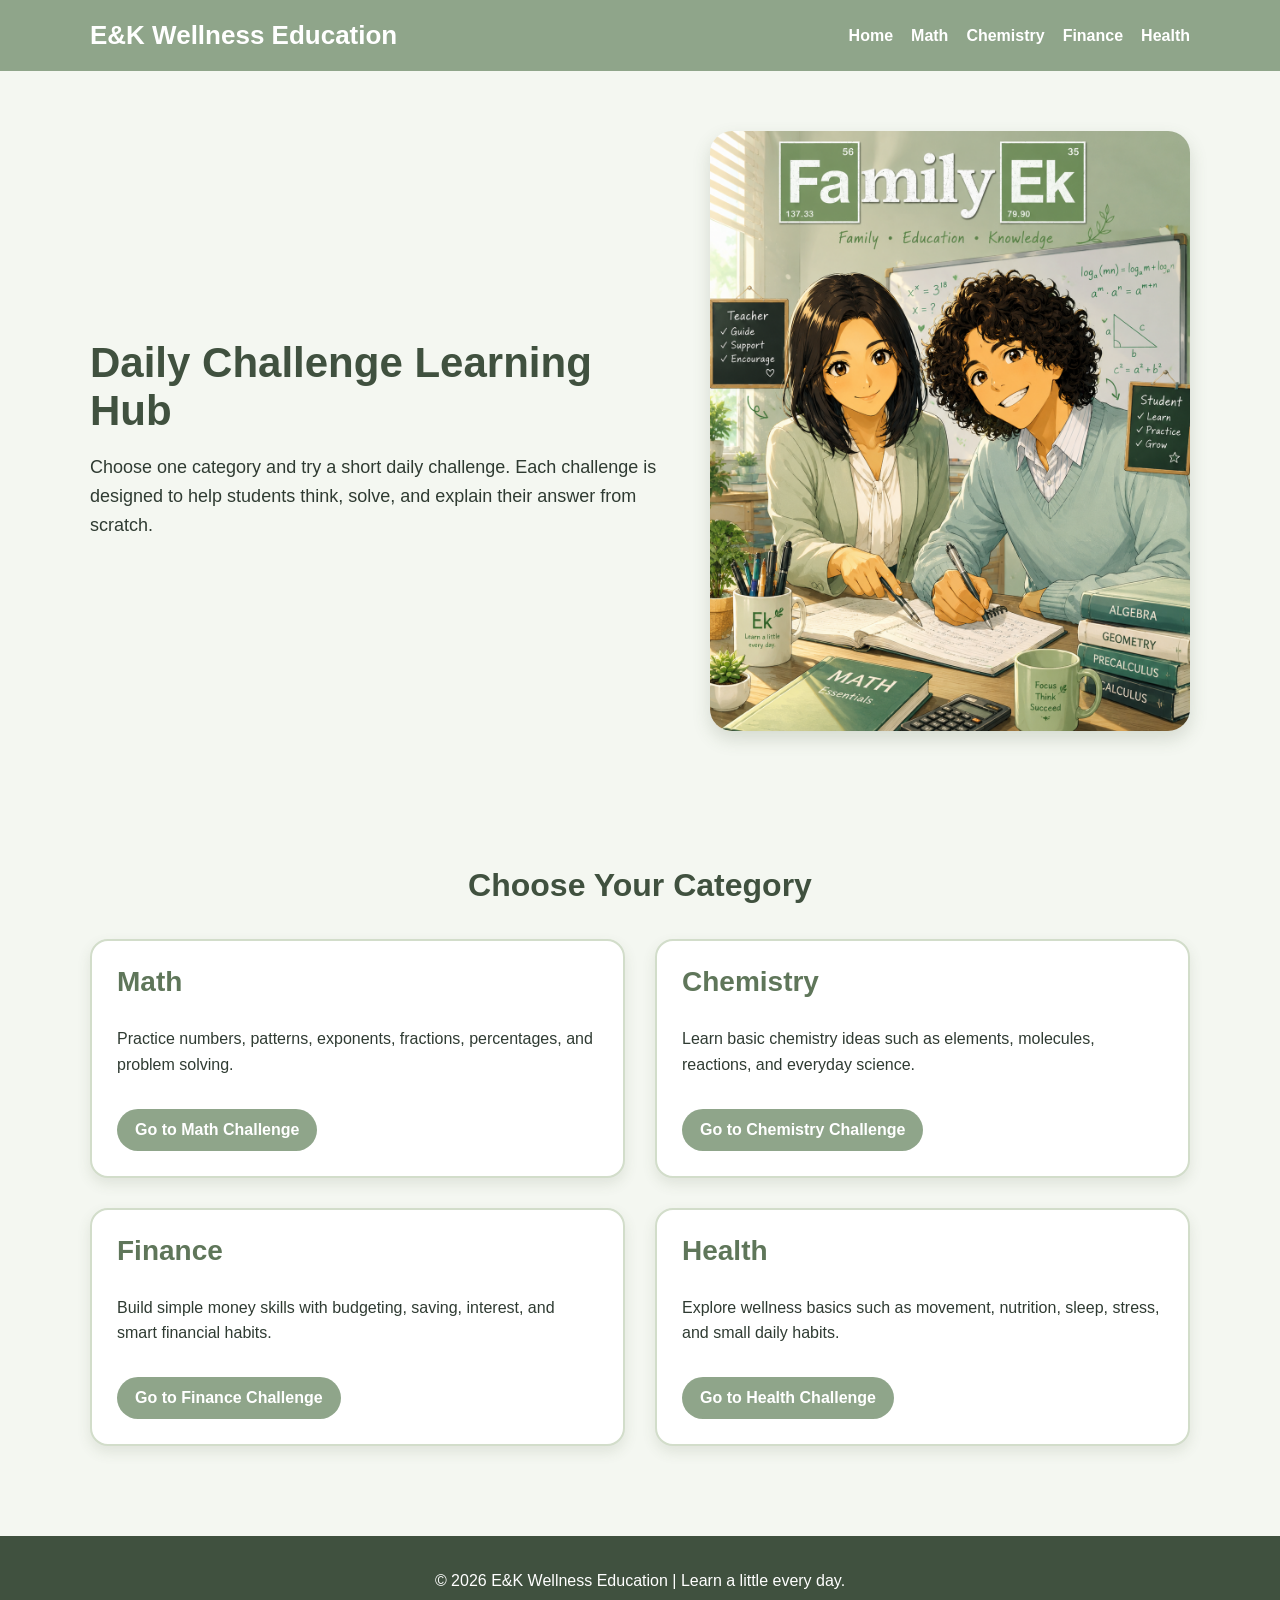
<file: index.html>
<!DOCTYPE html>
<html lang="en">
<head>
  <meta charset="UTF-8">
  <meta name="viewport" content="width=device-width, initial-scale=1.0">
  <title>E&K Wellness Education</title>
  <link rel="stylesheet" href="style.css">
</head>

<body>

  <header>
    <nav>
      <h1>E&K Wellness Education</h1>

      <ul>
        <li><a href="index.html">Home</a></li>
        <li><a href="math.html">Math</a></li>
        <li><a href="chemistry.html">Chemistry</a></li>
        <li><a href="finance.html">Finance</a></li>
        <li><a href="health.html">Health</a></li>
      </ul>
    </nav>
  </header>

  <main>

    <section class="hero">
  <div class="hero-text">
    <h2>Daily Challenge Learning Hub</h2>
    <p>
      Choose one category and try a short daily challenge.
      Each challenge is designed to help students think, solve, and explain
      their answer from scratch.
    </p>
  </div>

  <img src="image.ek.png" alt="E&K Wellness Education math teacher and student" class="hero-image">
</section>
    <section class="category-section">
      <h2>Choose Your Category</h2>

      <div class="card-container">

        <article class="category-card">
          <h3>Math</h3>
          <p>
            Practice numbers, patterns, exponents, fractions, percentages,
            and problem solving.
          </p>
          <a href="math.html" class="button">Go to Math Challenge</a>
        </article>

        <article class="category-card">
          <h3>Chemistry</h3>
          <p>
            Learn basic chemistry ideas such as elements, molecules,
            reactions, and everyday science.
          </p>
          <a href="chemistry.html" class="button">Go to Chemistry Challenge</a>
        </article>

        <article class="category-card">
          <h3>Finance</h3>
          <p>
            Build simple money skills with budgeting, saving, interest,
            and smart financial habits.
          </p>
          <a href="finance.html" class="button">Go to Finance Challenge</a>
        </article>

        <article class="category-card">
          <h3>Health</h3>
          <p>
            Explore wellness basics such as movement, nutrition, sleep,
            stress, and small daily habits.
          </p>
          <a href="health.html" class="button">Go to Health Challenge</a>
        </article>

      </div>
    </section>

  </main>

  <footer>
    <p>&copy; 2026 E&K Wellness Education | Learn a little every day.</p>
  </footer>

</body>
</html>
</file>
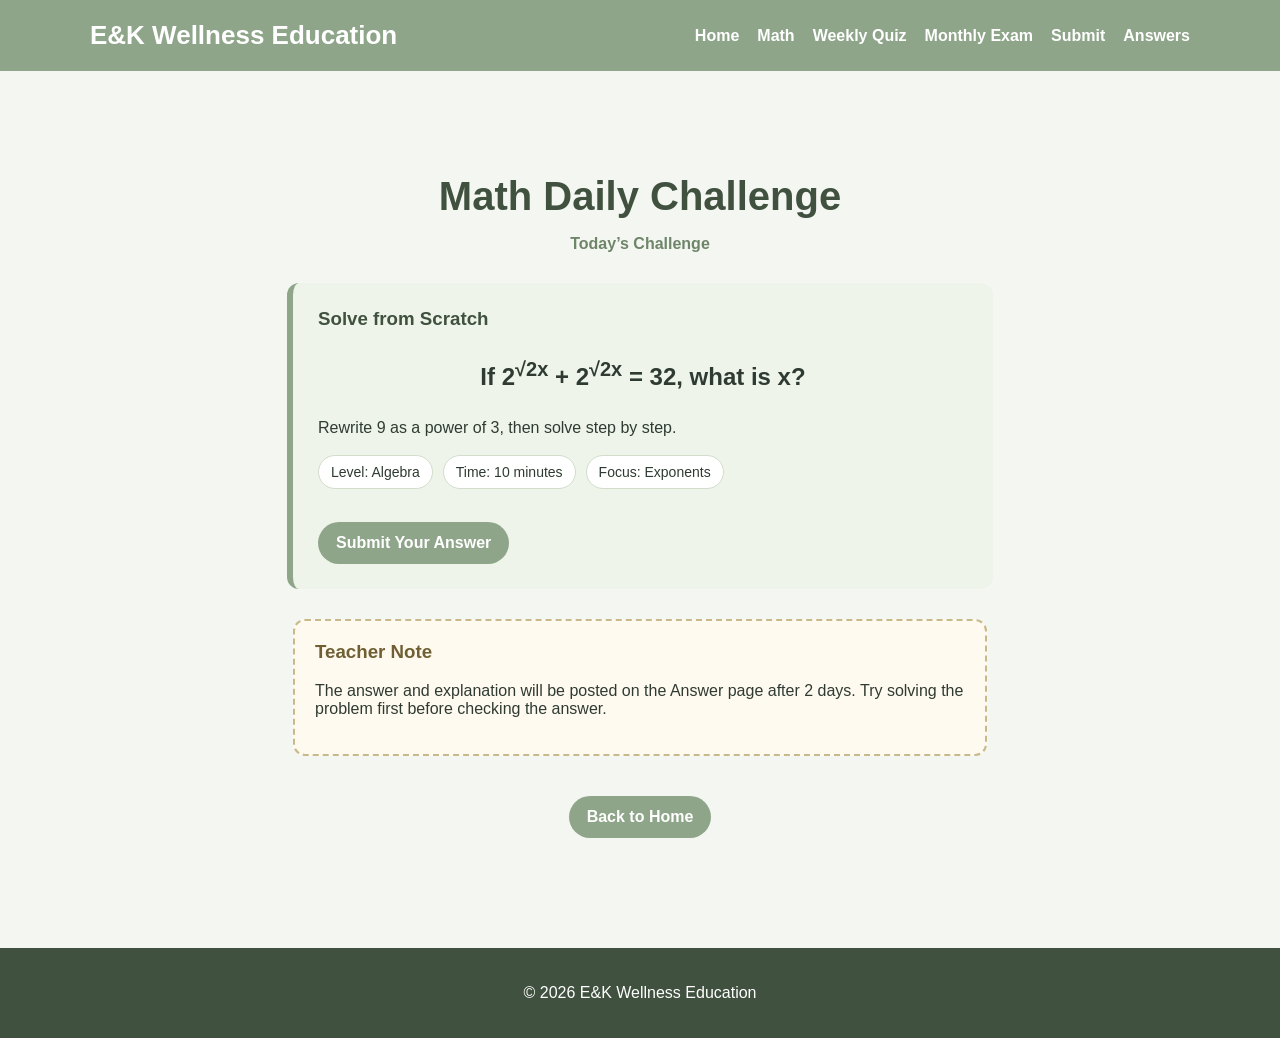
<file: math.html>
<!DOCTYPE html>
<html lang="en">
<head>
  <meta charset="UTF-8">
  <meta name="viewport" content="width=device-width, initial-scale=1.0">
  <title>Math Daily Challenge</title>
  <link rel="stylesheet" href="style.css">
</head>

<body>

  <header>
    <nav>
      <h1>E&K Wellness Education</h1>

      <ul>
        <li><a href="index.html">Home</a></li>
        <li><a href="math.html">Math</a></li>
        <li><a href="weekly-quiz.html">Weekly Quiz</a></li>
        <li><a href="monthly-exam.html">Monthly Exam</a></li>
        <li><a href="submit.html">Submit</a></li>
        <li><a href="answer.html">Answers</a></li>
      </ul>
    </nav>
  </header>

  <main>

    <section class="challenge-page">
      <h2>Math Daily Challenge</h2>
      <p class="date-text" id="date-text">Today’s Challenge</p>

      <div class="quiz-box large-quiz">
        <h3 id="challenge-title">Loading...</h3>

        <p class="math-question" id="math-question">
          Loading today's question...
        </p>

        <p id="instruction-text">
          Please wait while the challenge loads.
        </p>

        <div class="info-row">
          <span id="level-text">Level:</span>
          <span id="time-text">Time:</span>
          <span id="focus-text">Focus:</span>
        </div>

        <a href="submit.html" class="submit-button">Submit Your Answer</a>
      </div>

      <div class="teacher-note visible-note">
        <h3>Teacher Note</h3>
        <p id="teacher-note">
          The answer and explanation will be posted on the Answer page after 2 days.
        </p>
      </div>

      <a href="index.html" class="button">Back to Home</a>
    </section>

  </main>

  <footer>
    <p>&copy; 2026 E&K Wellness Education</p>
  </footer>

  <script>
    fetch("math-questions.json")
      .then(function(response) {
        return response.json();
      })
      .then(function(questions) {
        const today = new Date().toISOString().split("T")[0];

        let todayQuestion = questions.find(function(item) {
          return item.date === today;
        });

        if (!todayQuestion) {
          todayQuestion = questions[questions.length - 1];
        }

        document.getElementById("date-text").textContent = todayQuestion.dateLabel;
        document.getElementById("challenge-title").textContent = todayQuestion.title;
        document.getElementById("math-question").innerHTML = todayQuestion.questionHtml;
        document.getElementById("instruction-text").innerHTML = todayQuestion.instructionHtml;
        document.getElementById("level-text").textContent = "Level: " + todayQuestion.level;
        document.getElementById("time-text").textContent = "Time: " + todayQuestion.time;
        document.getElementById("focus-text").textContent = "Focus: " + todayQuestion.focus;
        document.getElementById("teacher-note").textContent = todayQuestion.teacherNote;
      })
      .catch(function(error) {
        document.getElementById("challenge-title").textContent = "Challenge Not Available";
        document.getElementById("math-question").textContent = "The math challenge could not be loaded.";
        document.getElementById("instruction-text").textContent = "Please check that math-questions.json is in the same folder as math.html.";
        console.error("Error loading math question:", error);
      });
  </script>

</body>
</html>
</file>
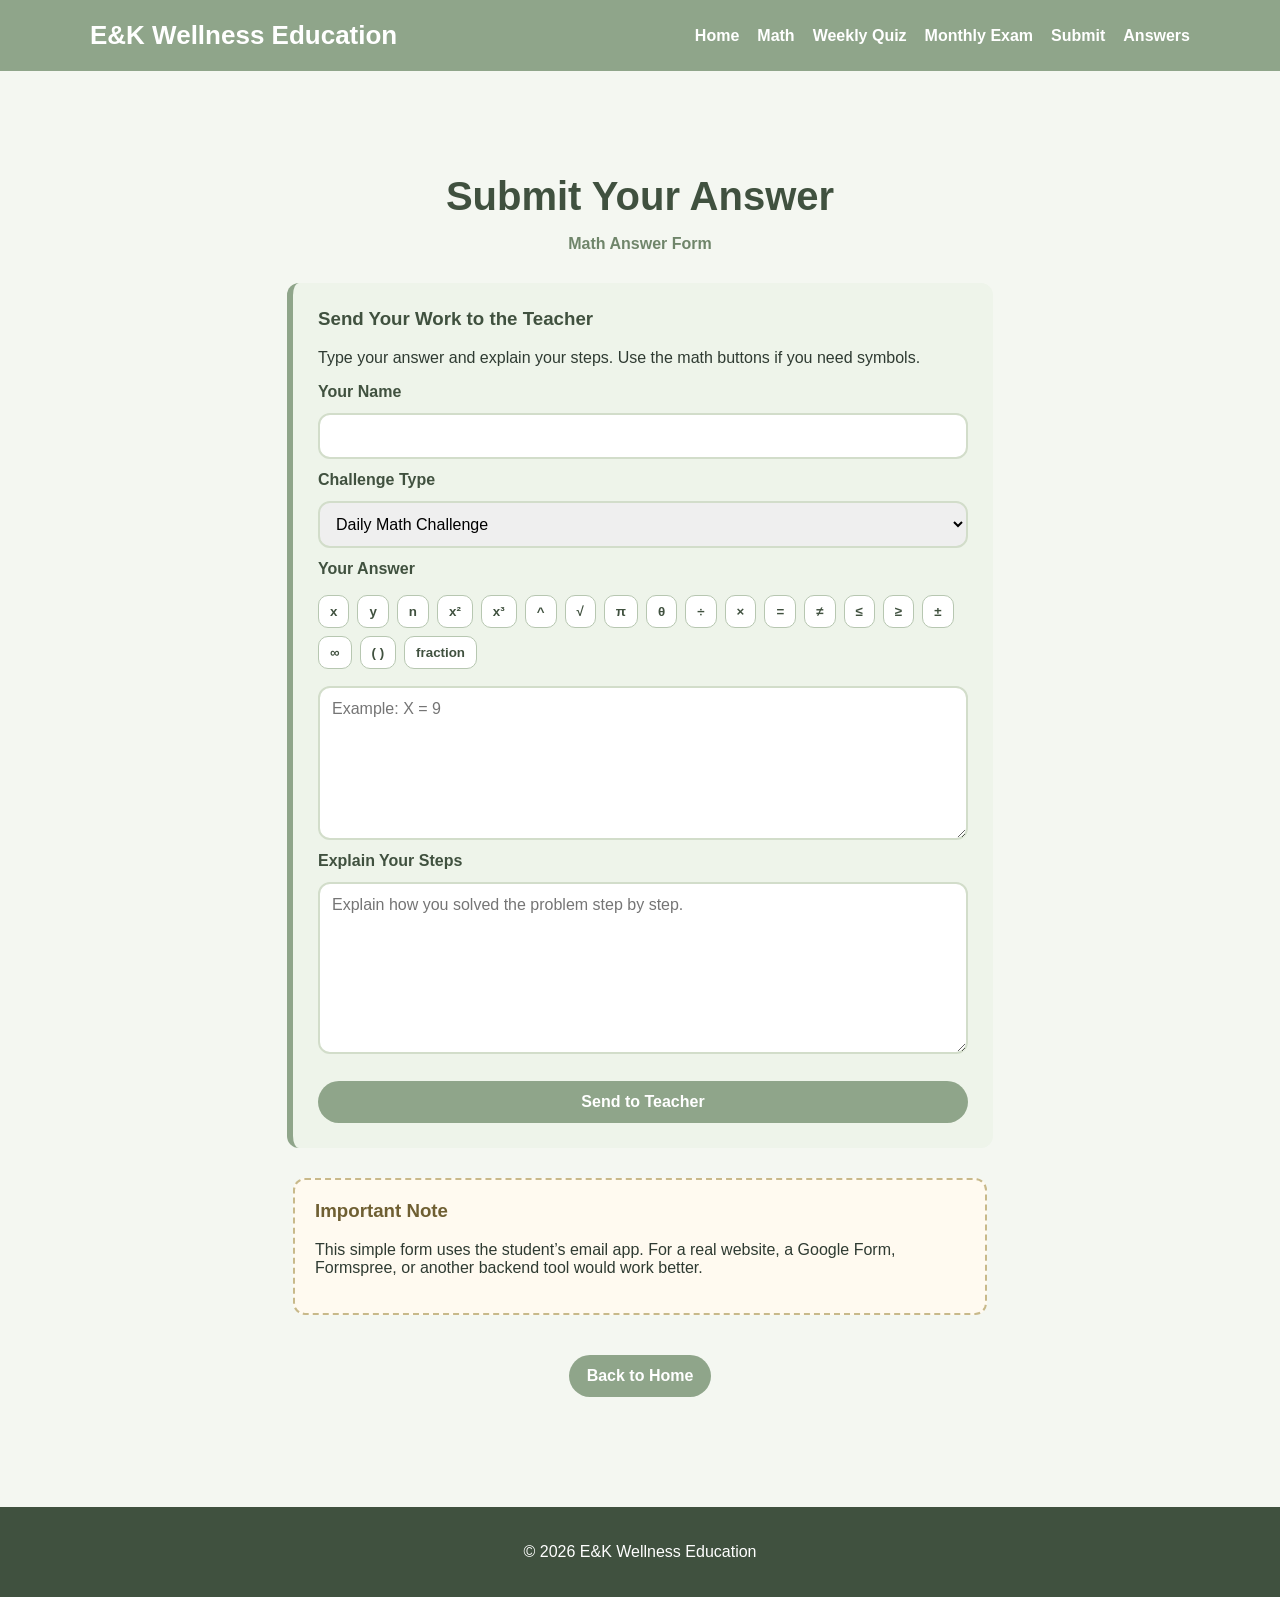
<file: submit.html>
<!DOCTYPE html>
<html lang="en">
<head>
  <meta charset="UTF-8">
  <meta name="viewport" content="width=device-width, initial-scale=1.0">
  <title>Submit Answer</title>
  <link rel="stylesheet" href="style.css">
</head>

<body>

  <header>
    <nav>
      <h1>E&K Wellness Education</h1>

      <ul>
        <li><a href="index.html">Home</a></li>
        <li><a href="math.html">Math</a></li>
        <li><a href="weekly-quiz.html">Weekly Quiz</a></li>
        <li><a href="monthly-exam.html">Monthly Exam</a></li>
        <li><a href="submit.html">Submit</a></li>
        <li><a href="answer.html">Answers</a></li>
      </ul>
    </nav>
  </header>

  <main>

    <section class="challenge-page">
      <h2>Submit Your Answer</h2>
      <p class="date-text">Math Answer Form</p>

      <div class="quiz-box large-quiz">
        <h3>Send Your Work to the Teacher</h3>
        <p>
          Type your answer and explain your steps. Use the math buttons if you need symbols.
        </p>

        <!-- Change teacher@example.com to the real teacher email. -->
        <form action="mailto:yurerisumoko@gmail.com" method="post" enctype="text/plain">
          <label for="student-name">Your Name</label>
          <input type="text" id="student-name" name="Student Name" required>

          <label for="challenge-type">Challenge Type</label>
          <select id="challenge-type" name="Challenge Type">
            <option value="Daily Math Challenge">Daily Math Challenge</option>
            <option value="Weekly Math Quiz">Weekly Math Quiz</option>
            <option value="Monthly Math Exam">Monthly Math Exam</option>
          </select>

          <label for="answer">Your Answer</label>
          <div class="symbol-buttons">
            <button type="button" onclick="insertSymbol('x')">x</button>
            <button type="button" onclick="insertSymbol('y')">y</button>
            <button type="button" onclick="insertSymbol('n')">n</button>
            <button type="button" onclick="insertSymbol('²')">x²</button>
            <button type="button" onclick="insertSymbol('³')">x³</button>
            <button type="button" onclick="insertSymbol('^')">^</button>
            <button type="button" onclick="insertSymbol('√')">√</button>
            <button type="button" onclick="insertSymbol('π')">π</button>
            <button type="button" onclick="insertSymbol('θ')">θ</button>
            <button type="button" onclick="insertSymbol('÷')">÷</button>
            <button type="button" onclick="insertSymbol('×')">×</button>
            <button type="button" onclick="insertSymbol('=')">=</button>
            <button type="button" onclick="insertSymbol('≠')">≠</button>
            <button type="button" onclick="insertSymbol('≤')">≤</button>
            <button type="button" onclick="insertSymbol('≥')">≥</button>
            <button type="button" onclick="insertSymbol('±')">±</button>
            <button type="button" onclick="insertSymbol('∞')">∞</button>
            <button type="button" onclick="insertSymbol('( )')">( )</button>
            <button type="button" onclick="insertSymbol(' / ')">fraction</button>
          </div>

          <textarea id="answer" name="Answer" rows="7" placeholder="Example: X = 9" required></textarea>

          <label for="steps">Explain Your Steps</label>
          <textarea id="steps" name="Steps" rows="8" placeholder="Explain how you solved the problem step by step." required></textarea>

          <button type="submit" class="submit-button">Send to Teacher</button>
        </form>
      </div>

      <div class="teacher-note visible-note">
        <h3>Important Note</h3>
        <p>
          This simple form uses the student’s email app. For a real website, a Google Form, Formspree, or another backend tool would work better.
        </p>
      </div>

      <a href="index.html" class="button">Back to Home</a>
    </section>

  </main>

  <footer>
    <p>&copy; 2026 E&K Wellness Education</p>
  </footer>

  <script>
    let activeBox = document.getElementById("answer");

    document.getElementById("answer").addEventListener("focus", function() {
      activeBox = this;
    });

    document.getElementById("steps").addEventListener("focus", function() {
      activeBox = this;
    });

    function insertSymbol(symbol) {
      activeBox.value += symbol;
      activeBox.focus();
    }
  </script>

</body>
</html>
</file>
<file: style.css>
body {
  margin: 0;
  font-family: Arial, Helvetica, sans-serif;
  background-color: #f4f7f1;
  color: #2f3b32;
}

header {
  background-color: #8fa58a;
  padding: 20px;
}

nav {
  max-width: 1100px;
  margin: 0 auto;
  display: flex;
  justify-content: space-between;
  align-items: center;
}

nav h1 {
  margin: 0;
  color: white;
  font-size: 26px;
}

nav ul {
  list-style-type: none;
  padding: 0;
  margin: 0;
  display: flex;
  gap: 18px;
}

nav a {
  color: white;
  text-decoration: none;
  font-weight: bold;
}

nav a:hover {
  color: #edf5e8;
  text-decoration: underline;
}

.hero {
  max-width: 1100px;
  margin: 0 auto;
  padding: 60px 20px;
  display: flex;
  align-items: center;
  gap: 35px;
}

.hero-text {
  flex: 1;
}

.small-label {
  color: #6f856a;
  font-weight: bold;
  letter-spacing: 1px;
  text-transform: uppercase;
}

.hero h2 {
  font-size: 42px;
  margin-bottom: 15px;
  color: #40513f;
}

.hero p {
  font-size: 18px;
  line-height: 1.6;
}

.hero-image {
  width: 45%;
  max-width: 480px;
  border-radius: 22px;
  box-shadow: 0 8px 18px rgba(70, 90, 60, 0.18);
}

.category-section,
.coming-section {
  max-width: 1100px;
  margin: 0 auto;
  padding: 50px 20px;
}

.category-section h2,
.coming-section h2 {
  text-align: center;
  font-size: 32px;
  color: #40513f;
  margin-bottom: 35px;
}

.coming-section {
  text-align: center;
  background-color: #eef4ea;
  border-radius: 18px;
  margin-bottom: 40px;
}

.card-container {
  display: grid;
  grid-template-columns: repeat(2, 1fr);
  gap: 30px;
}

.category-card {
  background-color: white;
  border: 2px solid #d2ddca;
  border-radius: 18px;
  padding: 25px;
  box-shadow: 0 6px 14px rgba(70, 90, 60, 0.12);
}

.category-card h3 {
  font-size: 28px;
  color: #5f765a;
  margin-top: 0;
}

.category-card p {
  line-height: 1.6;
}

.challenge-page {
  max-width: 850px;
  margin: 0 auto;
  padding: 70px 20px;
  text-align: center;
}

.challenge-page h2 {
  font-size: 40px;
  color: #40513f;
  margin-bottom: 10px;
}

.date-text {
  color: #6f856a;
  font-weight: bold;
  margin-bottom: 30px;
}

.quiz-box {
  background-color: #eef4ea;
  border-left: 6px solid #8fa58a;
  padding: 25px;
  margin: 20px 0;
  border-radius: 12px;
  text-align: left;
}

.large-quiz {
  max-width: 650px;
  margin: 20px auto 30px auto;
}

.quiz-box h3 {
  margin-top: 0;
  color: #40513f;
}

.math-question,
.challenge-question {
  font-size: 24px;
  font-weight: bold;
  text-align: center;
  line-height: 1.5;
}

.info-row {
  display: flex;
  flex-wrap: wrap;
  gap: 10px;
  margin: 18px 0;
}

.info-row span {
  background-color: white;
  border: 1px solid #d2ddca;
  border-radius: 20px;
  padding: 8px 12px;
  font-size: 14px;
}

.quiz-list {
  line-height: 2;
  font-size: 18px;
}

form {
  display: flex;
  flex-direction: column;
  gap: 12px;
}

label {
  font-weight: bold;
  color: #40513f;
}

input,
select,
textarea {
  width: 100%;
  padding: 12px;
  border: 2px solid #d2ddca;
  border-radius: 12px;
  font-family: Arial, Helvetica, sans-serif;
  font-size: 16px;
  box-sizing: border-box;
}

textarea {
  min-height: 140px;
  resize: vertical;
}

.symbol-buttons {
  display: flex;
  flex-wrap: wrap;
  gap: 8px;
  margin: 5px 0;
}

.symbol-buttons button {
  background-color: white;
  color: #40513f;
  border: 1px solid #b7c7b1;
  border-radius: 10px;
  padding: 8px 11px;
  font-weight: bold;
  cursor: pointer;
}

.symbol-buttons button:hover {
  background-color: #dce8d6;
}

.teacher-note {
  max-width: 650px;
  margin: 25px auto;
  padding: 20px;
  background-color: #fffaf0;
  border: 2px dashed #c8b98a;
  border-radius: 12px;
  text-align: left;
}

.teacher-note h3 {
  margin-top: 0;
  color: #6f5f32;
}

.visible-note {
  display: block;
}

.hidden {
  display: none;
}

.button,
.submit-button {
  display: inline-block;
  background-color: #8fa58a;
  color: white;
  text-decoration: none;
  padding: 12px 18px;
  border-radius: 25px;
  font-weight: bold;
  border: none;
  font-size: 16px;
  margin-top: 15px;
  cursor: pointer;
}

.button:hover,
.submit-button:hover {
  background-color: #6f856a;
}

footer {
  text-align: center;
  background-color: #40513f;
  color: white;
  padding: 20px;
  margin-top: 40px;
}

/* Mobile view */
@media screen and (max-width: 700px) {
  nav {
    flex-direction: column;
    gap: 15px;
  }

  nav ul {
    flex-direction: column;
    text-align: center;
    gap: 10px;
  }

  .hero {
    flex-direction: column;
    padding: 40px 20px;
  }

  .hero h2 {
    font-size: 32px;
  }

  .hero p {
    font-size: 16px;
  }

  .hero-image {
    width: 100%;
  }

  .card-container {
    grid-template-columns: 1fr;
  }

  .challenge-page h2 {
    font-size: 32px;
  }

  .math-question,
  .challenge-question {
    font-size: 21px;
  }

  .quiz-list {
    font-size: 16px;
  }
}
.fraction {
  display: inline-flex;
  flex-direction: column;
  align-items: center;
  vertical-align: middle;
  font-size: 1.1em;
  margin: 0 6px;
}

.fraction .top {
  border-bottom: 2px solid #1f3a2e;
  padding: 0 12px 4px;
  line-height: 1;
}

.fraction .bottom {
  padding-top: 4px;
  line-height: 1;
}

.paren {
  font-size: 1.8em;
  vertical-align: middle;
  margin: 0 3px;
}
</file>
